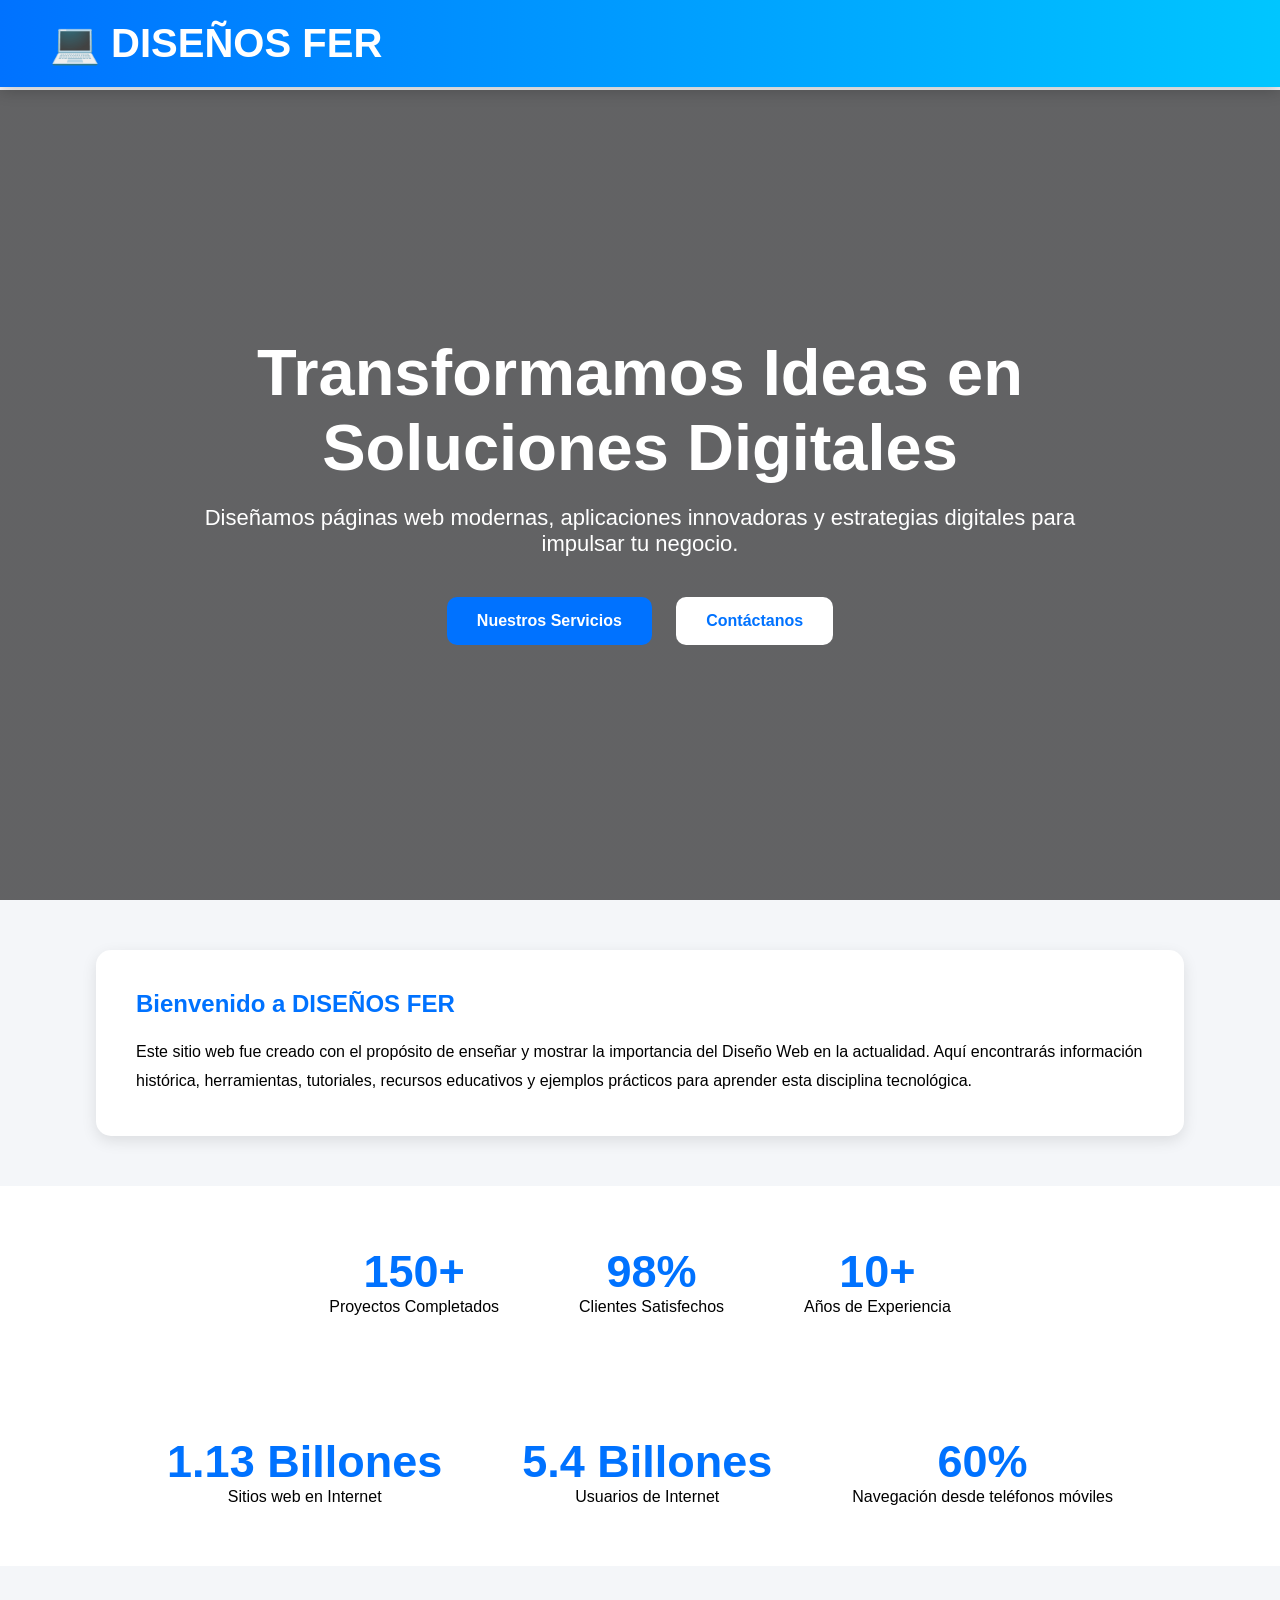
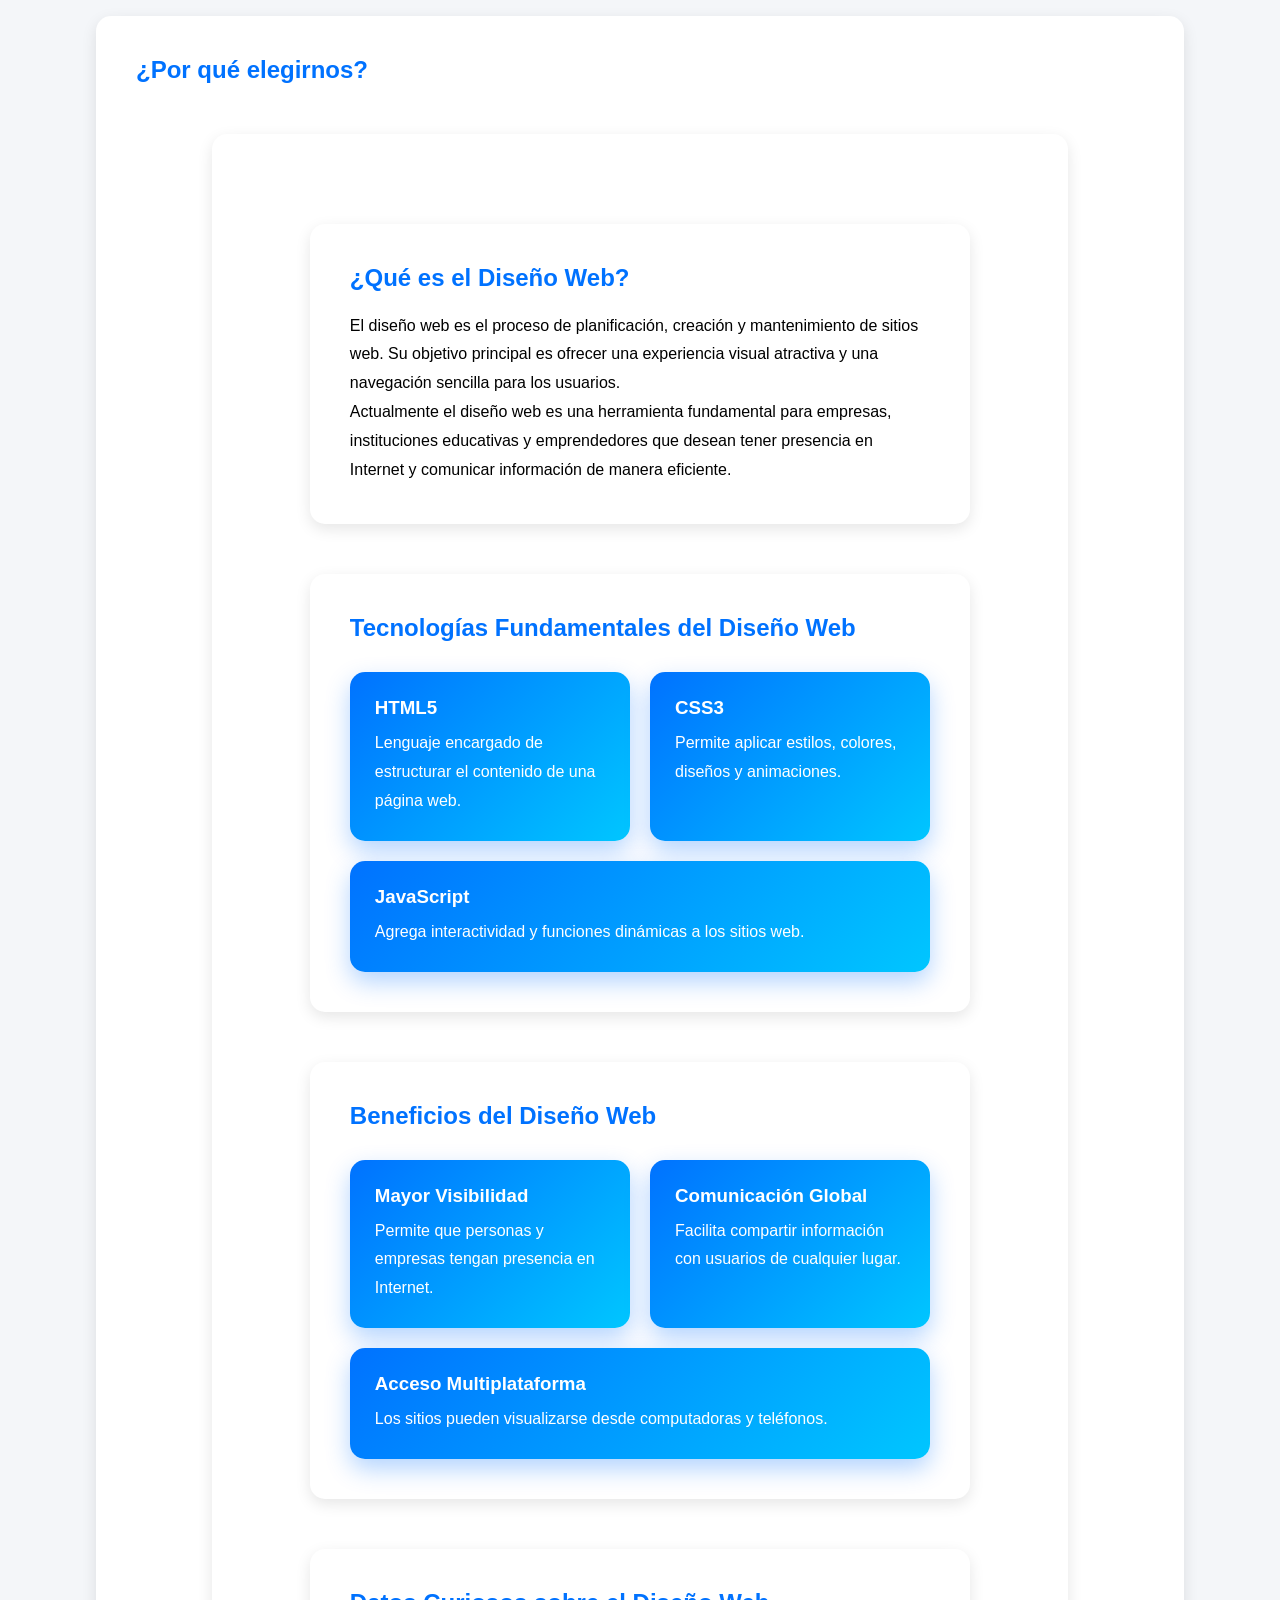
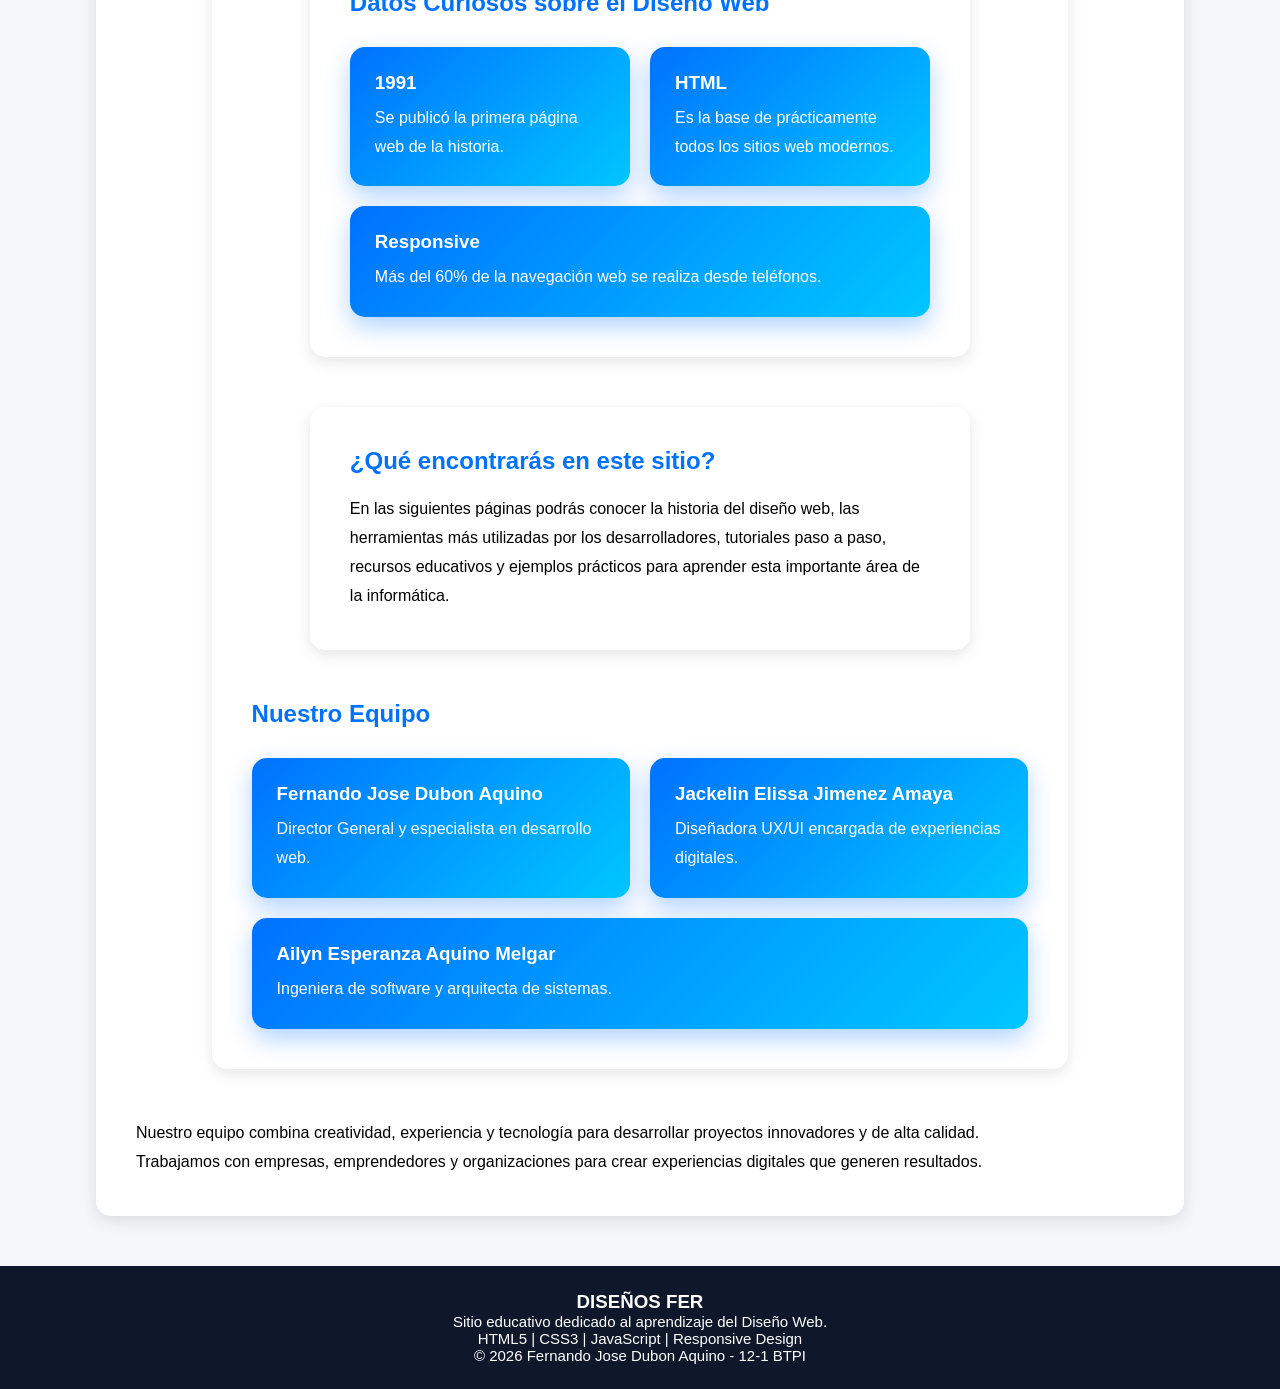
<file: index.html>
<!DOCTYPE html>
<html lang="es">

<head>
    <meta charset="UTF-8">
    <meta name="viewport" content="width=device-width, initial-scale=1.0">
    <title>Inicio</title>

    <link rel="stylesheet" href="estilopaginaweb.css">
</head>

<button id="btnArriba">↑</button>

<script src="mainpaginaweb.js"></script>
<body>

    <header>

        <div class="logo">
           <h1>💻 DISEÑOS FER</h1>
        </div>

<div class="menu-btn" onclick="abrir_cerrar_menu()">
    ☰
        
        <nav id="menu">
            <ul>
                <li><a href="index.html" class="activo">Inicio</a></li>
                <li><a href="nosotros.html">Nosotros</a></li>
                <li><a href="servicios.html">Servicios</a></li>
                <li><a href="portafolio.html">Portafolio</a></li>
                <li><a href="contacto.html">Contacto</a></li>
            </ul>
        </nav>

    </header>

    <section class="hero">

        <div class="hero-texto">



            <h1>Transformamos Ideas en Soluciones Digitales</h1>

            <p>
                Diseñamos páginas web modernas, aplicaciones innovadoras
                y estrategias digitales para impulsar tu negocio.
            </p>

            <a href="servicios.html" class="btn">Nuestros Servicios</a>

            <a href="contacto.html" class="btn-secundario">Contáctanos</a>

        </div>

    </section>


<section class="contenido">

    <h2>Bienvenido a DISEÑOS FER</h2>

    <p>
        Este sitio web fue creado con el propósito de enseñar y mostrar la
        importancia del Diseño Web en la actualidad. Aquí encontrarás
        información histórica, herramientas, tutoriales, recursos educativos
        y ejemplos prácticos para aprender esta disciplina tecnológica.
    </p>

</section>


    <section class="estadisticas">

        <div>
            <h2>150+</h2>
            <p>Proyectos Completados</p>
        </div>

        <div>
            <h2>98%</h2>
            <p>Clientes Satisfechos</p>
        </div>

        <div>
            <h2>10+</h2>
            <p>Años de Experiencia</p>
        </div>

    </section>

    <section class="estadisticas">

    <div>
        <h2>1.13 Billones</h2>
        <p>Sitios web en Internet</p>
    </div>

    <div>
        <h2>5.4 Billones</h2>
        <p>Usuarios de Internet</p>
    </div>

    <div>
        <h2>60%</h2>
        <p>Navegación desde teléfonos móviles</p>
    </div>

</section>

    <section class="contenido">

        <h2>¿Por qué elegirnos?</h2>
        <section class="contenido">

<section class="contenido"><h2>¿Qué es el Diseño Web?</h2>

<p>
    El diseño web es el proceso de planificación, creación y mantenimiento
    de sitios web. Su objetivo principal es ofrecer una experiencia visual
    atractiva y una navegación sencilla para los usuarios.
</p>

<p>
    Actualmente el diseño web es una herramienta fundamental para empresas,
    instituciones educativas y emprendedores que desean tener presencia
    en Internet y comunicar información de manera eficiente.
</p>

</section><section class="contenido"><h2>Tecnologías Fundamentales del Diseño Web</h2>

<div class="tarjetas">

    <div class="tarjeta">
        <h3>HTML5</h3>
        <p>
            Lenguaje encargado de estructurar el contenido de una página web.
        </p>
    </div>

    <div class="tarjeta">
        <h3>CSS3</h3>
        <p>
            Permite aplicar estilos, colores, diseños y animaciones.
        </p>
    </div>

    <div class="tarjeta">
        <h3>JavaScript</h3>
        <p>
            Agrega interactividad y funciones dinámicas a los sitios web.
        </p>
    </div>

</div>

</section><section class="contenido"><h2>Beneficios del Diseño Web</h2>

<div class="tarjetas">

    <div class="tarjeta">
        <h3>Mayor Visibilidad</h3>
        <p>
            Permite que personas y empresas tengan presencia en Internet.
        </p>
    </div>

    <div class="tarjeta">
        <h3>Comunicación Global</h3>
        <p>
            Facilita compartir información con usuarios de cualquier lugar.
        </p>
    </div>

    <div class="tarjeta">
        <h3>Acceso Multiplataforma</h3>
        <p>
            Los sitios pueden visualizarse desde computadoras y teléfonos.
        </p>
    </div>

</div>

</section><section class="contenido"><h2>Datos Curiosos sobre el Diseño Web</h2>

<div class="tarjetas">

    <div class="tarjeta">
        <h3>1991</h3>
        <p>
            Se publicó la primera página web de la historia.
        </p>
    </div>

    <div class="tarjeta">
        <h3>HTML</h3>
        <p>
            Es la base de prácticamente todos los sitios web modernos.
        </p>
    </div>

    <div class="tarjeta">
        <h3>Responsive</h3>
        <p>
            Más del 60% de la navegación web se realiza desde teléfonos.
        </p>
    </div>

</div>

</section><section class="contenido"><h2>¿Qué encontrarás en este sitio?</h2>

<p>
    En las siguientes páginas podrás conocer la historia del diseño web,
    las herramientas más utilizadas por los desarrolladores, tutoriales
    paso a paso, recursos educativos y ejemplos prácticos para aprender
    esta importante área de la informática.
</p>

</section>

    <h2>Nuestro Equipo</h2>

    <div class="tarjetas">

        <div class="tarjeta">
            <h3>Fernando Jose Dubon Aquino</h3>
            <p>Director General y especialista en desarrollo web.</p>
        </div>

        <div class="tarjeta">
            <h3>Jackelin Elissa Jimenez Amaya</h3>
            <p>Diseñadora UX/UI encargada de experiencias digitales.</p>
        </div>

        <div class="tarjeta">
            <h3>Ailyn Esperanza Aquino Melgar</h3>
            <p>Ingeniera de software y arquitecta de sistemas.</p>
        </div>

    </div>

</section>

        <p>
            Nuestro equipo combina creatividad, experiencia y tecnología
            para desarrollar proyectos innovadores y de alta calidad.
        </p>

        <p>
            Trabajamos con empresas, emprendedores y organizaciones para
            crear experiencias digitales que generen resultados.
        </p>

    </section>

    <footer><h3>DISEÑOS FER</h3>

<p>
    Sitio educativo dedicado al aprendizaje del Diseño Web.
</p>

<p>
    HTML5 | CSS3 | JavaScript | Responsive Design
</p>

<p>
    © 2026 Fernando Jose Dubon Aquino - 12-1 BTPI
</p>

</footer>
</body>

</html>
</file>
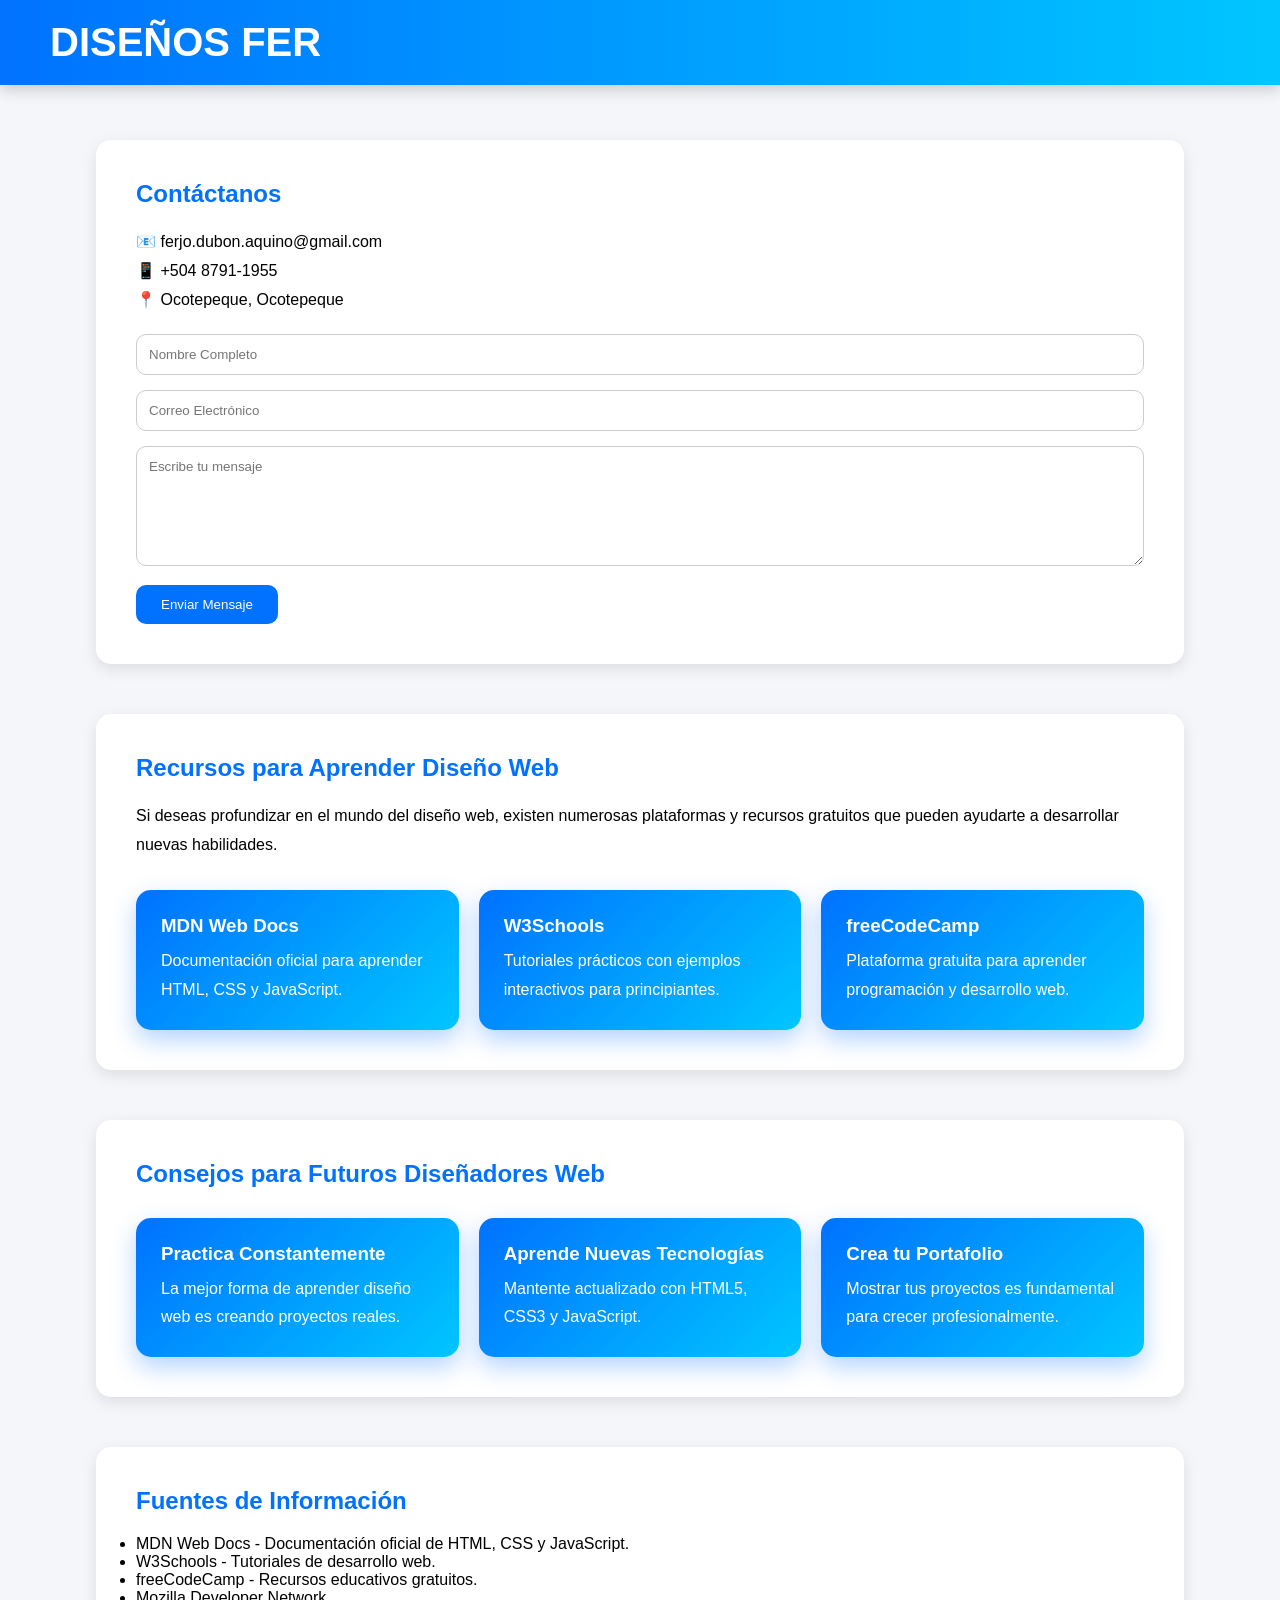
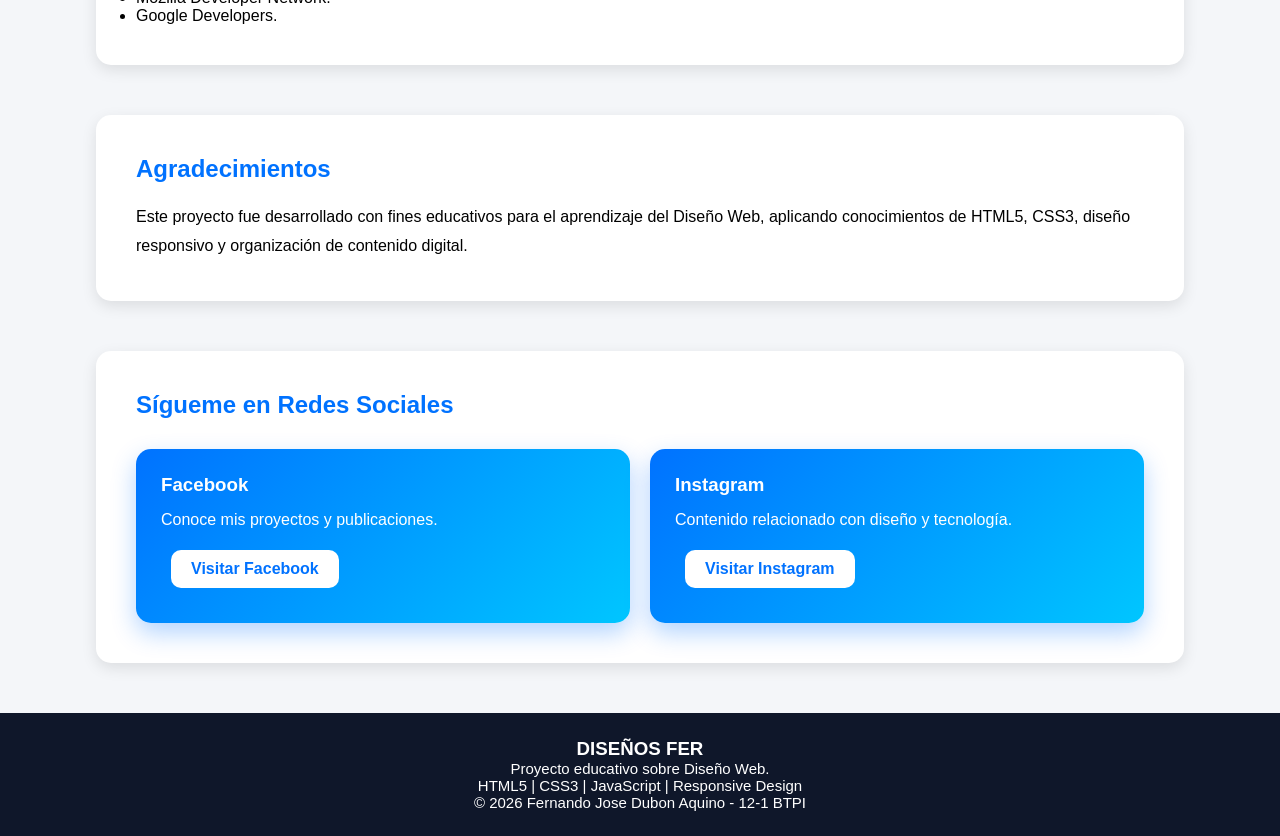
<file: contacto.html>
<!DOCTYPE html>
<html lang="es">

<head>
    <meta charset="UTF-8">
    <meta name="viewport" content="width=device-width, initial-scale=1.0">
    <title>Contacto</title>

    <link rel="stylesheet" href="estilopaginaweb.css">
</head>

<button id="btnArriba">↑</button>

<script src="mainpaginaweb.js"></script>
<body>

<header>

    <div class="logo">
        <h1>DISEÑOS FER</h1>
    </div>
<div class="menu-btn" onclick="abrir_cerrar_menu()">
    ☰
<nav id="menu">
        <ul>
            <li><a href="index.html">Inicio</a></li>
            <li><a href="nosotros.html">Nosotros</a></li>
            <li><a href="servicios.html">Servicios</a></li>
            <li><a href="portafolio.html">Portafolio</a></li>
            <li><a href="contacto.html" class="activo">Contacto</a></li>
        </ul>
    </nav>

</header>

<section class="contenido">

    <h2>Contáctanos</h2>

    <p>📧 ferjo.dubon.aquino@gmail.com</p>
    <p>📱 +504 8791-1955</p>
    <p>📍 Ocotepeque, Ocotepeque</p>

    <form>

        <input type="text" placeholder="Nombre Completo">

        <input type="email" placeholder="Correo Electrónico">

        <textarea placeholder="Escribe tu mensaje"></textarea>

        <button type="submit">Enviar Mensaje</button>

    </form>

</section>

<section class="contenido"><h2>Recursos para Aprender Diseño Web</h2>

<p>
    Si deseas profundizar en el mundo del diseño web, existen numerosas
    plataformas y recursos gratuitos que pueden ayudarte a desarrollar
    nuevas habilidades.
</p>

<div class="tarjetas">

    <div class="tarjeta">
        <h3>MDN Web Docs</h3>

        <p>
            Documentación oficial para aprender HTML, CSS y JavaScript.
        </p>
    </div>

    <div class="tarjeta">
        <h3>W3Schools</h3>

        <p>
            Tutoriales prácticos con ejemplos interactivos para principiantes.
        </p>
    </div>

    <div class="tarjeta">
        <h3>freeCodeCamp</h3>

        <p>
            Plataforma gratuita para aprender programación y desarrollo web.
        </p>
    </div>

</div>

</section>

<section class="contenido"><h2>Consejos para Futuros Diseñadores Web</h2>

<div class="tarjetas">

    <div class="tarjeta">
        <h3>Practica Constantemente</h3>

        <p>
            La mejor forma de aprender diseño web es creando proyectos reales.
        </p>
    </div>

    <div class="tarjeta">
        <h3>Aprende Nuevas Tecnologías</h3>

        <p>
            Mantente actualizado con HTML5, CSS3 y JavaScript.
        </p>
    </div>

    <div class="tarjeta">
        <h3>Crea tu Portafolio</h3>

        <p>
            Mostrar tus proyectos es fundamental para crecer profesionalmente.
        </p>
    </div>

</div>

</section>

<section class="contenido">

    <h2>Fuentes de Información</h2>

    <ul>
        <li>MDN Web Docs - Documentación oficial de HTML, CSS y JavaScript.</li>
        <li>W3Schools - Tutoriales de desarrollo web.</li>
        <li>freeCodeCamp - Recursos educativos gratuitos.</li>
        <li>Mozilla Developer Network.</li>
        <li>Google Developers.</li>
    </ul>

</section>

<section class="contenido">

    <h2>Agradecimientos</h2>

    <p>
        Este proyecto fue desarrollado con fines educativos para el aprendizaje
        del Diseño Web, aplicando conocimientos de HTML5, CSS3, diseño responsivo
        y organización de contenido digital.
    </p>

</section>

<section class="contenido">

    <h2>Sígueme en Redes Sociales</h2>

    <div class="tarjetas">

        <div class="tarjeta">
            <h3>Facebook</h3>
            <p>Conoce mis proyectos y publicaciones.</p>
            <a href="https://facebook.com/Fernando Dubón" target="_blank" class="btn">
                Visitar Facebook
            </a>
        </div>

        <div class="tarjeta">
            <h3>Instagram</h3>
            <p>Contenido relacionado con diseño y tecnología.</p>
            <a href="https://instagram.com/fernando__aquinoo" target="_blank" class="btn">
                Visitar Instagram
            </a>
        </div>

    </div>

</section>

<footer><h3>DISEÑOS FER</h3>

<p>
    Proyecto educativo sobre Diseño Web.
</p>

<p>
    HTML5 | CSS3 | JavaScript | Responsive Design
</p>

<p>
    © 2026 Fernando Jose Dubon Aquino - 12-1 BTPI
</p>

</footer>

</body>
</html>
</file>
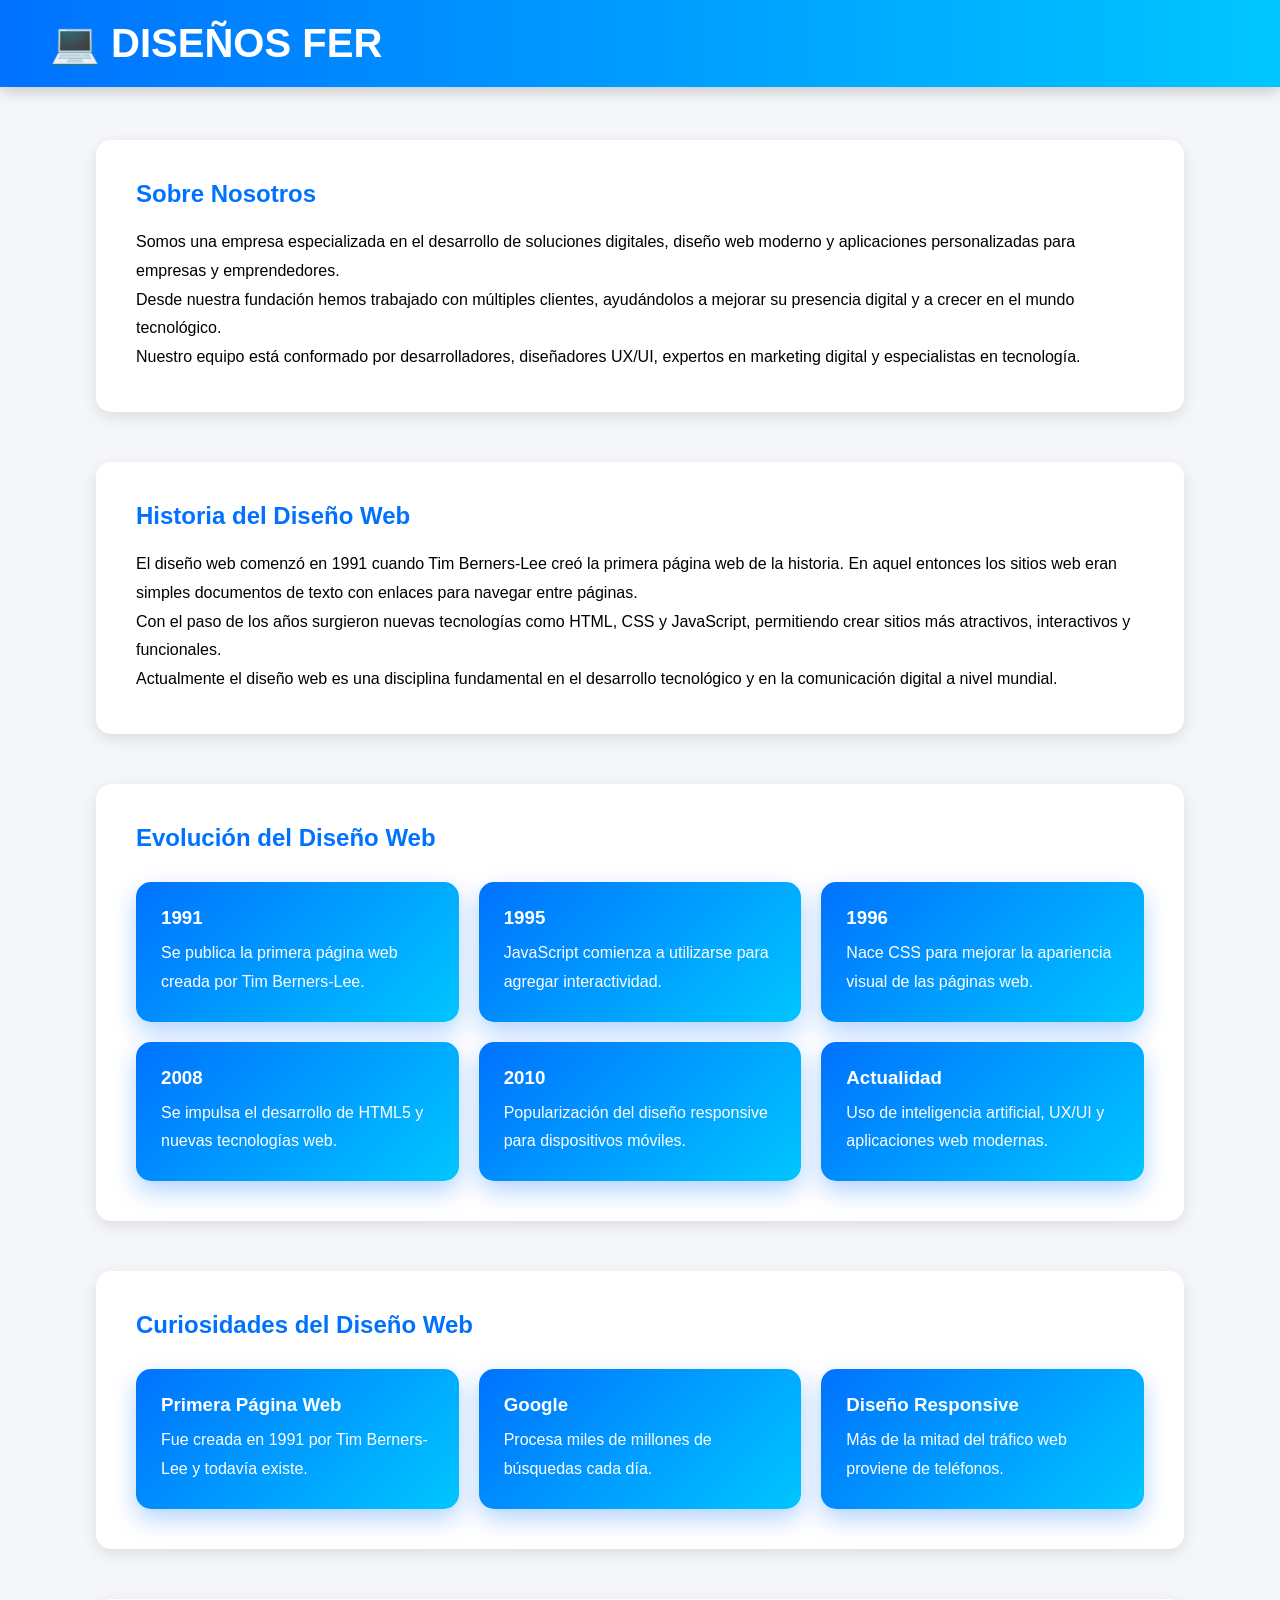
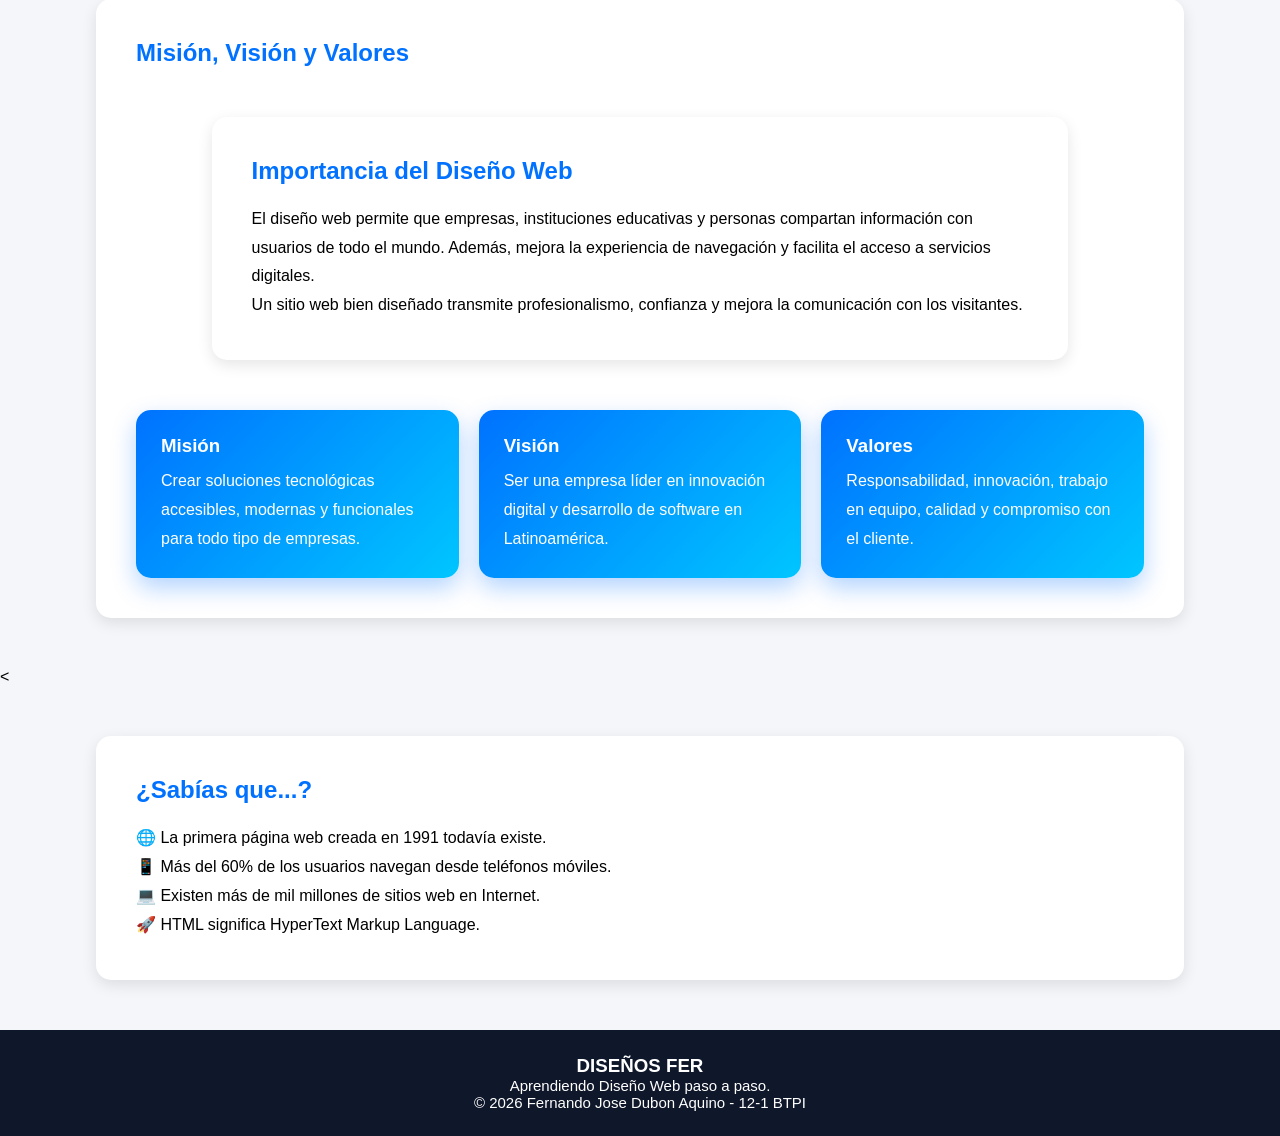
<file: nosotros.html>
<!DOCTYPE html>
<html lang="es">

<head>
    <meta charset="UTF-8">
    <meta name="viewport" content="width=device-width, initial-scale=1.0">
    <title>Nosotros</title>

    <link rel="stylesheet" href="estilopaginaweb.css">
</head>

<button id="btnArriba">↑</button>

<script src="mainpaginaweb.js"></script>
<body>

<header>

    <div class="logo">
       <h1>💻 DISEÑOS FER</h1>
    </div>
<div class="menu-btn" onclick="abrir_cerrar_menu()">
    ☰
    <nav id="menu">
        <ul>
            <li><a href="index.html">Inicio</a></li>
            <li><a href="nosotros.html" class="activo">Nosotros</a></li>
            <li><a href="servicios.html">Servicios</a></li>
            <li><a href="portafolio.html">Portafolio</a></li>
            <li><a href="contacto.html">Contacto</a></li>
        </ul>
    </nav>

</header>

<section class="contenido">

    <h2>Sobre Nosotros</h2>

    <p>
        Somos una empresa especializada en el desarrollo de soluciones digitales,
        diseño web moderno y aplicaciones personalizadas para empresas y emprendedores.
    </p>

    <p>
        Desde nuestra fundación hemos trabajado con múltiples clientes, ayudándolos
        a mejorar su presencia digital y a crecer en el mundo tecnológico.
    </p>

    <p>
        Nuestro equipo está conformado por desarrolladores, diseñadores UX/UI,
        expertos en marketing digital y especialistas en tecnología.
    </p>

</section>

<section class="contenido"><h2>Historia del Diseño Web</h2>

<p>
    El diseño web comenzó en 1991 cuando Tim Berners-Lee creó la primera
    página web de la historia. En aquel entonces los sitios web eran simples
    documentos de texto con enlaces para navegar entre páginas.
</p>

<p>
    Con el paso de los años surgieron nuevas tecnologías como HTML, CSS y
    JavaScript, permitiendo crear sitios más atractivos, interactivos y
    funcionales.
</p>

<p>
    Actualmente el diseño web es una disciplina fundamental en el desarrollo
    tecnológico y en la comunicación digital a nivel mundial.
</p>

</section>

<section class="contenido"><h2>Evolución del Diseño Web</h2>

<div class="tarjetas">

    <div class="tarjeta">
        <h3>1991</h3>
        <p>Se publica la primera página web creada por Tim Berners-Lee.</p>
    </div>

    <div class="tarjeta">
        <h3>1995</h3>
        <p>JavaScript comienza a utilizarse para agregar interactividad.</p>
    </div>

    <div class="tarjeta">
        <h3>1996</h3>
        <p>Nace CSS para mejorar la apariencia visual de las páginas web.</p>
    </div>

    <div class="tarjeta">
        <h3>2008</h3>
        <p>Se impulsa el desarrollo de HTML5 y nuevas tecnologías web.</p>
    </div>

    <div class="tarjeta">
        <h3>2010</h3>
        <p>Popularización del diseño responsive para dispositivos móviles.</p>
    </div>

    <div class="tarjeta">
        <h3>Actualidad</h3>
        <p>Uso de inteligencia artificial, UX/UI y aplicaciones web modernas.</p>
    </div>

</div>

</section>

<section class="contenido">

    <h2>Curiosidades del Diseño Web</h2>

    <div class="tarjetas">

        <div class="tarjeta">
            <h3>Primera Página Web</h3>
            <p>
                Fue creada en 1991 por Tim Berners-Lee y todavía existe.
            </p>
        </div>

        <div class="tarjeta">
            <h3>Google</h3>
            <p>
                Procesa miles de millones de búsquedas cada día.
            </p>
        </div>

        <div class="tarjeta">
            <h3>Diseño Responsive</h3>
            <p>
                Más de la mitad del tráfico web proviene de teléfonos.
            </p>
        </div>

    </div>

</section>

<section class="contenido">

    <h2>Misión, Visión y Valores</h2>

    <section class="contenido"><h2>Importancia del Diseño Web</h2>

<p>
    El diseño web permite que empresas, instituciones educativas y personas
    compartan información con usuarios de todo el mundo. Además, mejora la
    experiencia de navegación y facilita el acceso a servicios digitales.
</p>

<p>
    Un sitio web bien diseñado transmite profesionalismo, confianza y mejora
    la comunicación con los visitantes.
</p>

</section>

    <div class="tarjetas">

        <div class="tarjeta">
            <h3>Misión</h3>
            <p>
                Crear soluciones tecnológicas accesibles, modernas y funcionales para todo tipo de empresas.
            </p>
        </div>

        <div class="tarjeta">
            <h3>Visión</h3>
            <p>
                Ser una empresa líder en innovación digital y desarrollo de software en Latinoamérica.
            </p>
        </div>

        <div class="tarjeta">
            <h3>Valores</h3>
            <p>
                Responsabilidad, innovación, trabajo en equipo, calidad y compromiso con el cliente.
            </p>
        </div>

    </div>

</section>

<<section class="contenido">

<h2>¿Sabías que...?</h2>

<p>🌐 La primera página web creada en 1991 todavía existe.</p>

<p>📱 Más del 60% de los usuarios navegan desde teléfonos móviles.</p>

<p>💻 Existen más de mil millones de sitios web en Internet.</p>

<p>🚀 HTML significa HyperText Markup Language.</p>

</section>

<footer><h3>DISEÑOS FER</h3>

<p>
    Aprendiendo Diseño Web paso a paso.
</p>

<p>
    © 2026 Fernando Jose Dubon Aquino - 12-1 BTPI
</p>

</footer>
</body>
</html>
</file>
<file: estilopaginaweb.css>
*{
    margin:0;
    padding:0;
    box-sizing:border-box;
    font-family:'Segoe UI', sans-serif;
}

body{
    background:#f4f6f9;
    padding-top:90px;
}

/* HEADER */

header{
    background:linear-gradient(90deg,#0072ff,#00c6ff);
    display:flex;
    justify-content:space-between;
    align-items:center;
    padding:20px 50px;

    position:fixed;
    top:0;
    left:0;
    width:100%;

    z-index:1000;

    box-shadow:0 4px 15px rgba(0,0,0,.2);
}

.logo h1{
    color:white;
    font-size:40px;
}

nav ul{
    display:flex;
    list-style:none;
}

nav ul li{
    margin-left:20px;
}

nav ul li a{
    color:white;
    text-decoration:none;
    padding:10px 15px;
    border-radius:10px;
    transition:.3s;
}

nav ul li a:hover{
    background:white;
    color:#0072ff;
}

.activo{
    background:white;
    color:#0072ff !important;
}

/* HERO */

.hero{
    height:90vh;

    background:
    linear-gradient(rgba(0,0,0,.6),rgba(0,0,0,.6)),
    url("https://images.unsplash.com/photo-1498050108023-c5249f4df085?w=1600");

    background-size:cover;
    background-position:center;

    display:flex;
    justify-content:center;
    align-items:center;
    text-align:center;
}

.hero-texto{
    width:70%;
    color:white;
}

.hero-texto h1{
    font-size:65px;
    margin-bottom:20px;
}

.hero-texto p{
    font-size:22px;
    margin-bottom:30px;
}

.btn,
.btn-secundario{
    display:inline-block;
    padding:15px 30px;
    text-decoration:none;
    border-radius:10px;
    font-weight:bold;
    margin:10px;
}

.btn{
    background:#0072ff;
    color:white;
}

.btn-secundario{
    background:white;
    color:#0072ff;
}

/* ESTADISTICAS */

.estadisticas{
    display:flex;
    justify-content:center;
    gap:80px;
    background:white;
    padding:60px;
    text-align:center;
}

.estadisticas h2{
    color:#0072ff;
    font-size:45px;
}

/* CONTENIDO */

.contenido{
    width:85%;
    margin:50px auto;
    background:white;
    padding:40px;
    border-radius:15px;
    box-shadow:0 5px 15px rgba(0,0,0,.1);
}

.contenido h2{
    color:#0072ff;
    margin-bottom:20px;
}

.contenido p{
    line-height:1.8;
}

/* TARJETAS */

.tarjetas{
    display:flex;
    gap:20px;
    flex-wrap:wrap;
    margin-top:30px;
}

.tarjeta{
    flex:1;
    min-width:250px;
    background:#0072ff;
    color:white;
    padding:25px;
    border-radius:15px;
    transition:.3s;
}

.tarjeta:hover{
    transform:translateY(-10px);
}

.tarjeta h3{
    margin-bottom:10px;
}

/* GALERIA */

.galeria{
    display:flex;
    gap:20px;
    flex-wrap:wrap;
    justify-content:center;
}

.galeria img{
    width:180px;
    border-radius:15px;
    transition:.3s;
}

.galeria img:hover{
    transform:scale(1.05);
}

/* FORMULARIO */

form{
    margin-top:20px;
}

input,
textarea{
    width:100%;
    padding:12px;
    margin-bottom:15px;
    border:1px solid #ccc;
    border-radius:10px;
}

textarea{
    height:120px;
}

button{
    background:#0072ff;
    color:white;
    border:none;
    padding:12px 25px;
    border-radius:10px;
    cursor:pointer;
}

button:hover{
    background:#0057cc;
}

/* FOOTER */

footer{
    background:#111;
    color:white;
    text-align:center;
    padding:25px;
    margin-top:50px;
}
.contenido{
    animation: aparecer 1s ease;
}

@keyframes aparecer{
    from{
        opacity:0;
        transform:translateY(30px);
    }

    to{
        opacity:1;
        transform:translateY(0);
    }
}

footer{
    background:#0f172a;
    color:white;
    text-align:center;
    padding:25px;
}

footer p{
    font-size:15px;
}
/* RESPONSIVE */

@media(max-width:900px){

    header{
        flex-direction:column;
        padding:20px;
    }

    nav ul{
        flex-direction:column;
        width:100%;
        text-align:center;
        margin-top:20px;
    }

    nav ul li{
        margin:10px 0;
    }

    .hero{
        height:auto;
        padding:80px 20px;
    }

    .hero-texto{
        width:100%;
    }

    .hero-texto h1{
        font-size:40px;
    }

    .hero-texto p{
        font-size:18px;
    }

    .estadisticas{
        flex-direction:column;
        gap:30px;
    }

    .contenido{
        width:95%;
        padding:25px;
    }

    .tarjetas{
        flex-direction:column;
    }

    .galeria img{
        width:100%;
    }
}
.tarjeta{
    flex:1;
    min-width:250px;

    background:
    linear-gradient(135deg,#0072ff,#00c6ff);

    color:white;

    padding:25px;

    border-radius:15px;

    box-shadow:0 10px 25px rgba(0,114,255,.3);

    transition:.4s;
}
/* ===== PORTAFOLIO CON IMAGEN CORRECTA ===== */

.portafolio .tarjeta{
    padding:0;
    overflow:hidden;
}

.portafolio .tarjeta img{
    width:100%;
    height:200px;
    object-fit:cover;
    display:block;
}

.portafolio .tarjeta h3{
    margin:15px;
    margin-top:10px;
}

.portafolio .tarjeta p{
    margin:0 15px 20px;
}

/* efecto más bonito */
.portafolio .tarjeta:hover{
    transform:translateY(-10px) scale(1.02);
}

/* BOTON VOLVER ARRIBA */

#btnArriba{
    position:fixed;
    right:20px;
    bottom:20px;

    width:55px;
    height:55px;

    border-radius:50%;

    background:#0072ff;
    color:white;

    border:none;

    font-size:22px;

    cursor:pointer;

    box-shadow:0 5px 15px rgba(0,0,0,.3);

    z-index:999;

    display:none;
}

#btnArriba:hover{
    background:#0057cc;
}

.tarjeta .btn{
    display:inline-block;
    margin-top:15px;
    background:white;
    color:#0072ff;
    text-decoration:none;
    padding:10px 20px;
    border-radius:10px;
    font-weight:bold;
    transition:.3s;
}

.tarjeta .btn:hover{
    background:#e5e7eb;
    transform:scale(1.05);
}

.menu-btn{
    display:none;
    font-size:35px;
    color:white;
    cursor:pointer;
}

@media(max-width:900px){

    .menu-btn{
    display:block;
    font-size:40px;
    color:white;
    cursor:pointer;
    text-align:center;
    margin-top:10px;
}

#menu{
    display:none;
    width:100%;
}

#menu.abrir_menu{
    display:block;
}

#menu ul{
    display:flex;
    flex-direction:column;
    width:100%;
    text-align:center;
    background:rgba(0,114,255,.95);
    padding:20px 0;
}

#menu ul li{
    margin:10px 0;
}
}
</file>
